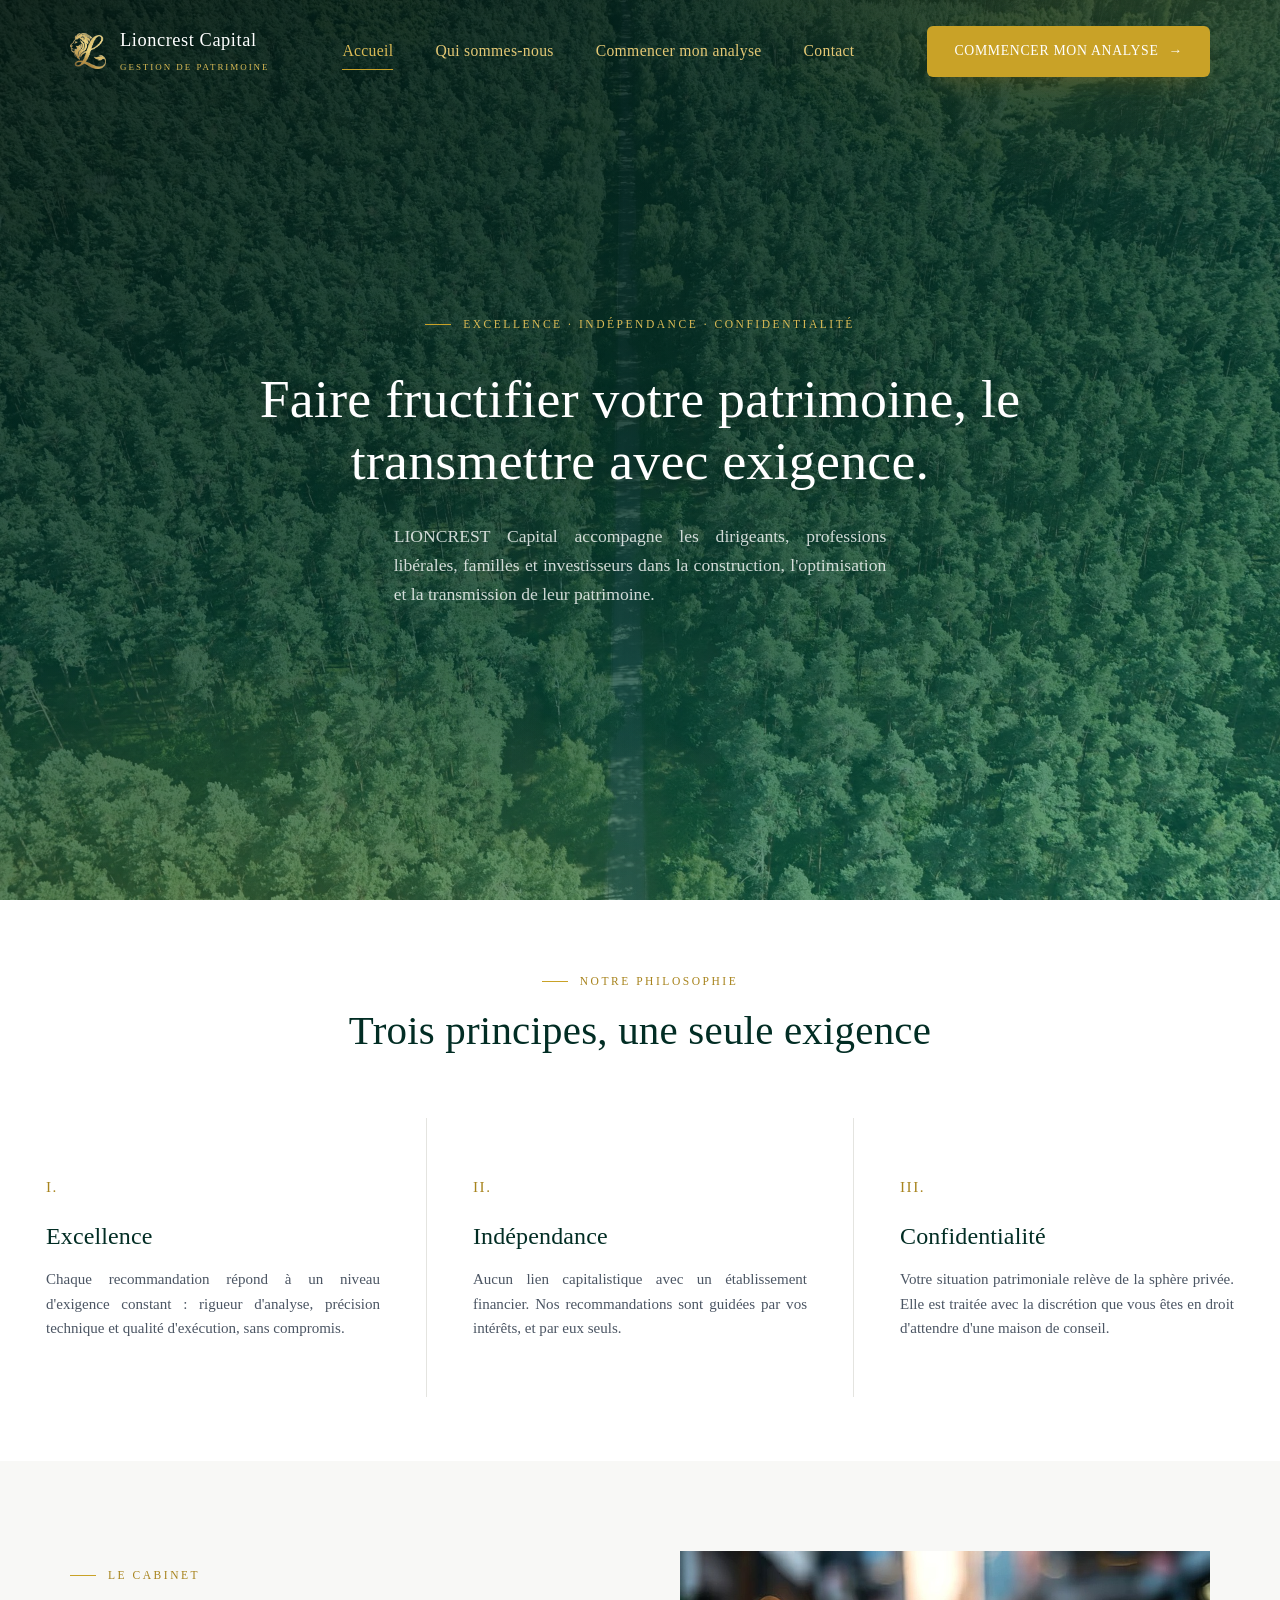
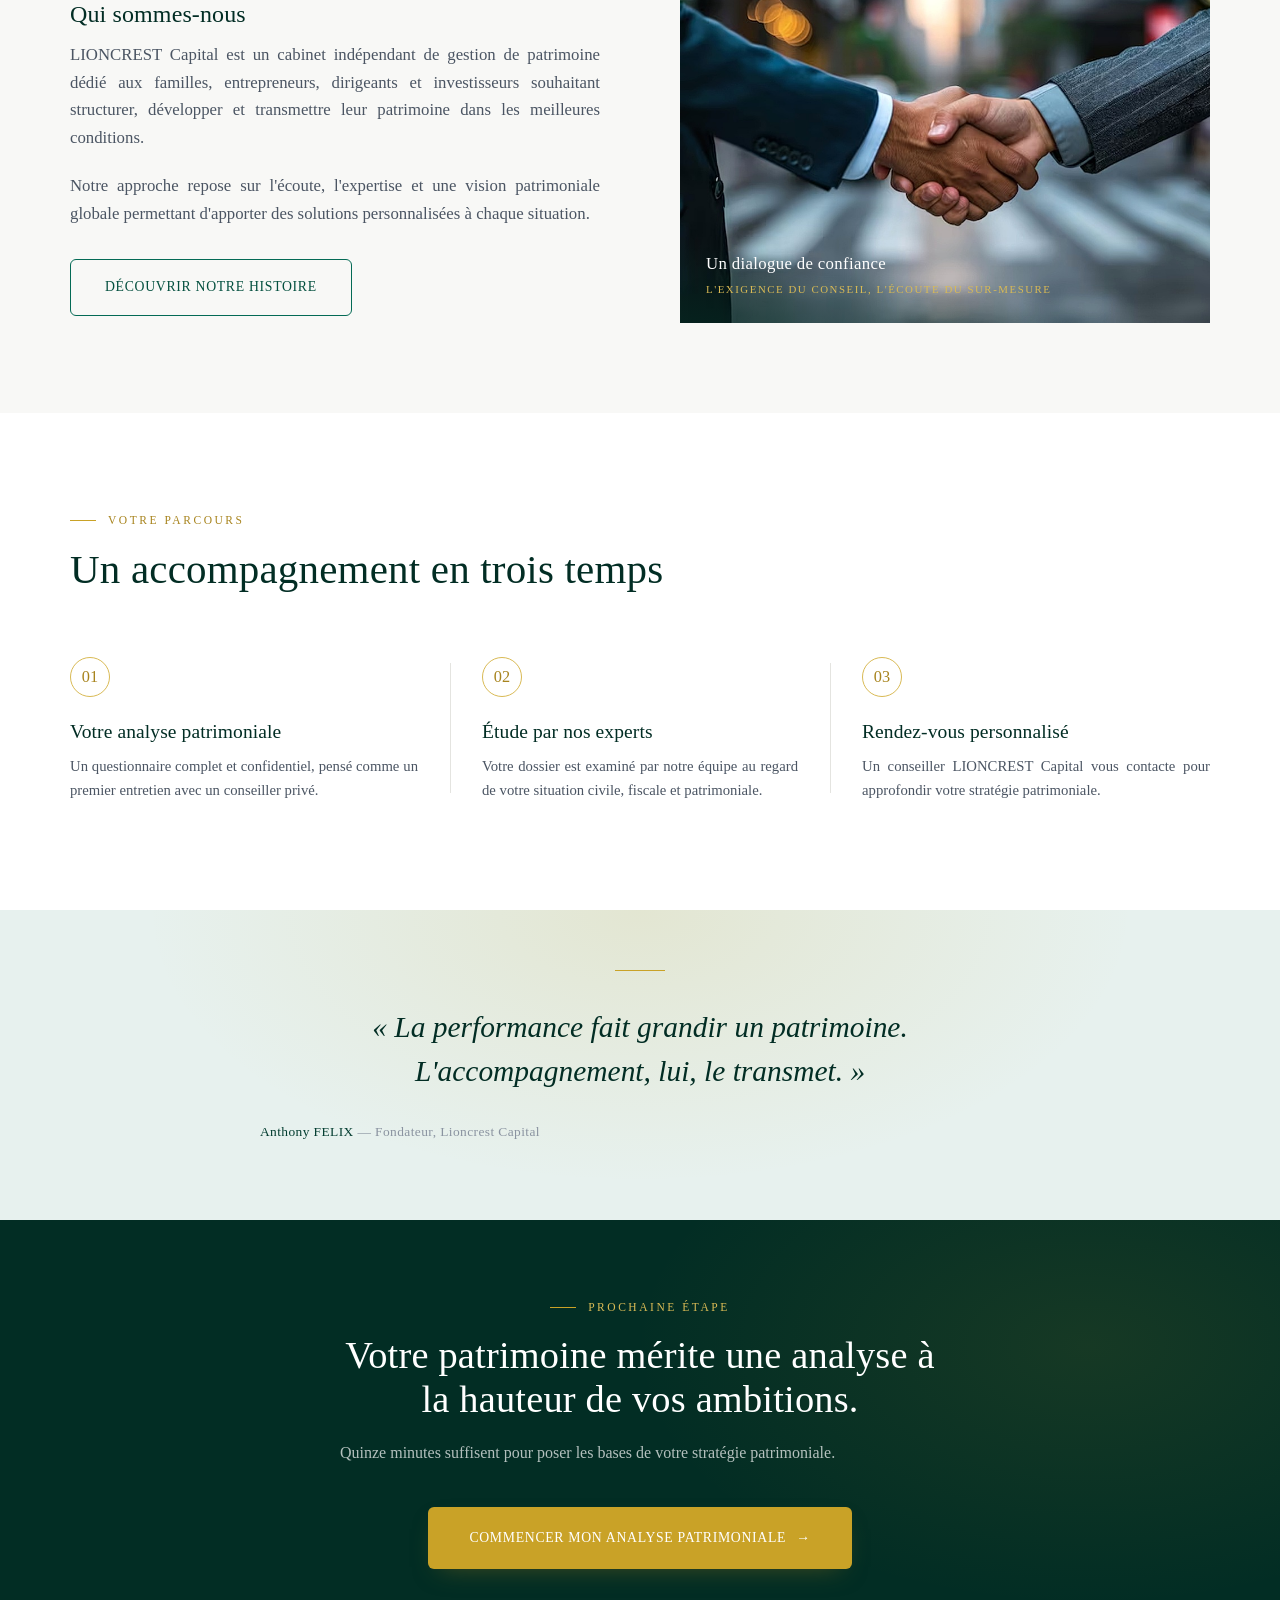
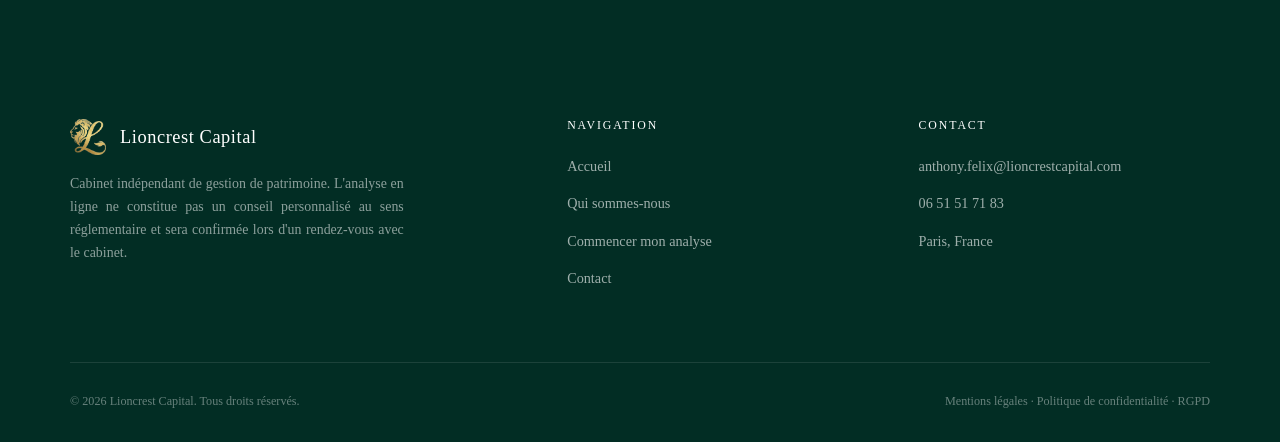
<file: index.html>
<!DOCTYPE html>
<html lang="fr">
<head>
<meta charset="UTF-8">
<meta name="viewport" content="width=device-width, initial-scale=1.0">
<title>Lioncrest Capital — Gestion de patrimoine d'excellence</title>
<meta name="description" content="LIONCREST Capital accompagne dirigeants, professions libérales, familles et investisseurs dans la construction, l'optimisation et la transmission de leur patrimoine.">
<link rel="icon" href="assets/img/logo-icon.png">
<link rel="stylesheet" href="assets/css/style.css">
</head>
<body>

<!-- ============ HEADER ============ -->
<header class="site-header">
  <div class="container nav-row">
    <a href="index.html" class="brand">
      <img src="assets/img/logo-icon.png" alt="Lioncrest Capital" class="brand-mark">
      <span>
        <span class="brand-word">Lioncrest Capital</span>
        <span class="brand-sub">Gestion de patrimoine</span>
      </span>
    </a>
    <nav class="nav-links" id="navLinks">
      <a href="index.html" class="active">Accueil</a>
      <a href="qui-sommes-nous.html">Qui sommes-nous</a>
      <a href="analyse.html">Commencer mon analyse</a>
      <a href="contact.html">Contact</a>
    </nav>
    <div class="nav-actions">
      <a href="analyse.html" class="btn btn-gold" style="padding:13px 26px;">Commencer mon analyse</a>
      <button class="nav-toggle" id="navToggle" aria-expanded="false" aria-label="Ouvrir le menu">Menu</button>
    </div>
  </div>
</header>

<!-- ============ HERO ============ -->
<section class="hero">
  <div class="hero-bg"></div>
  <div class="container">
    <div class="hero-inner">
      <div class="eyebrow on-dark">Excellence · Indépendance · Confidentialité</div>
      <h1>Faire fructifier votre patrimoine, le transmettre avec exigence.</h1>
      <p class="hero-lead">LIONCREST Capital accompagne les dirigeants, professions libérales, familles et investisseurs dans la construction, l'optimisation et la transmission de leur patrimoine.</p>
    </div>
  </div>
</section>

<!-- ============ NOTRE PHILOSOPHIE ============ -->
<section id="philosophie" class="section-tight">
  <div class="container">
    <div class="section-head center reveal">
      <div class="eyebrow" style="justify-content:center;">Notre philosophie</div>
      <h2>Trois principes, une seule exigence</h2>
    </div>
  </div>
  <div class="philo-grid">
    <div class="philo-card reveal">
      <span class="philo-num">I.</span>
      <h3>Excellence</h3>
      <p>Chaque recommandation répond à un niveau d'exigence constant : rigueur d'analyse, précision technique et qualité d'exécution, sans compromis.</p>
    </div>
    <div class="philo-card reveal reveal-delay-1">
      <span class="philo-num">II.</span>
      <h3>Indépendance</h3>
      <p>Aucun lien capitalistique avec un établissement financier. Nos recommandations sont guidées par vos intérêts, et par eux seuls.</p>
    </div>
    <div class="philo-card reveal reveal-delay-2">
      <span class="philo-num">III.</span>
      <h3>Confidentialité</h3>
      <p>Votre situation patrimoniale relève de la sphère privée. Elle est traitée avec la discrétion que vous êtes en droit d'attendre d'une maison de conseil.</p>
    </div>
  </div>
</section>

<!-- ============ QUI SOMMES-NOUS (teaser) ============ -->
<section class="section-offwhite">
  <div class="container">
    <div class="grid-2" style="align-items:center;gap:80px;">
      <div class="reveal">
        <div class="eyebrow">Le cabinet</div>
        <h2 style="margin-top:16px;">Qui sommes-nous</h2>
        <p style="font-size:1.05rem;">LIONCREST Capital est un cabinet indépendant de gestion de patrimoine dédié aux familles, entrepreneurs, dirigeants et investisseurs souhaitant structurer, développer et transmettre leur patrimoine dans les meilleures conditions.</p>
        <p style="font-size:1.05rem;">Notre approche repose sur l'écoute, l'expertise et une vision patrimoniale globale permettant d'apporter des solutions personnalisées à chaque situation.</p>
        <a href="qui-sommes-nous.html" class="btn btn-outline-dark" style="margin-top:12px;">Découvrir notre histoire</a>
      </div>
      <div class="reveal reveal-delay-1">
        <div class="photo-card">
          <img src="assets/img/poignee-de-main-portrait.jpg" alt="Poignée de main entre un conseiller et un client">
          <div class="photo-card-caption">
            <span class="name">Un dialogue de confiance</span>
            <span class="role">L'exigence du conseil, l'écoute du sur-mesure</span>
          </div>
        </div>
      </div>
    </div>
  </div>
</section>

<!-- ============ PARCOURS (séquence réelle) ============ -->
<section>
  <div class="container">
    <div class="section-head reveal">
      <div class="eyebrow">Votre parcours</div>
      <h2>Un accompagnement en trois temps</h2>
    </div>
    <div class="process">
      <div class="process-step reveal">
        <div class="process-num">01</div>
        <h3>Votre analyse patrimoniale</h3>
        <p>Un questionnaire complet et confidentiel, pensé comme un premier entretien avec un conseiller privé.</p>
      </div>
      <div class="process-step reveal reveal-delay-1">
        <div class="process-num">02</div>
        <h3>Étude par nos experts</h3>
        <p>Votre dossier est examiné par notre équipe au regard de votre situation civile, fiscale et patrimoniale.</p>
      </div>
      <div class="process-step reveal reveal-delay-2">
        <div class="process-num">03</div>
        <h3>Rendez-vous personnalisé</h3>
        <p>Un conseiller LIONCREST Capital vous contacte pour approfondir votre stratégie patrimoniale.</p>
      </div>
    </div>
  </div>
</section>

<!-- ============ CITATION ============ -->
<section class="section-quote">
  <div class="container quote-block reveal">
    <div class="quote-rule"></div>
    <blockquote>« La performance fait grandir un patrimoine. L'accompagnement, lui, le transmet. »</blockquote>
    <p class="quote-attrib"><strong>Anthony FELIX</strong> — Fondateur, Lioncrest Capital</p>
  </div>
</section>

<!-- ============ CTA ============ -->
<section class="cta-band">
  <div class="container cta-band-inner reveal">
    <div class="eyebrow on-dark" style="justify-content:center;">Prochaine étape</div>
    <h2 style="margin-top:16px;">Votre patrimoine mérite une analyse à la hauteur de vos ambitions.</h2>
    <p>Quinze minutes suffisent pour poser les bases de votre stratégie patrimoniale.</p>
    <a href="analyse.html" class="btn btn-gold btn-lg">Commencer mon analyse patrimoniale</a>
  </div>
</section>

<!-- ============ FOOTER ============ -->
<footer class="site-footer">
  <div class="container">
    <div class="footer-grid">
      <div>
        <a href="index.html" class="brand" style="margin-bottom:18px;">
          <img src="assets/img/logo-icon.png" alt="Lioncrest Capital" class="brand-mark" style="width:36px;height:36px;">
          <span class="brand-word" style="font-size:1.15rem;color:var(--white);">Lioncrest Capital</span>
        </a>
        <p style="font-size:.87rem;max-width:48ch;color:rgba(255,255,255,.55);">Cabinet indépendant de gestion de patrimoine. L'analyse en ligne ne constitue pas un conseil personnalisé au sens réglementaire et sera confirmée lors d'un rendez-vous avec le cabinet.</p>
      </div>
      <div>
        <h4>Navigation</h4>
        <ul>
          <li><a href="index.html">Accueil</a></li>
          <li><a href="qui-sommes-nous.html">Qui sommes-nous</a></li>
          <li><a href="analyse.html">Commencer mon analyse</a></li>
          <li><a href="contact.html">Contact</a></li>
        </ul>
      </div>
      <div>
        <h4>Contact</h4>
        <ul>
          <li><a href="mailto:anthony.felix@lioncrestcapital.com">anthony.felix@lioncrestcapital.com</a></li>
          <li><a href="tel:+33651517183">06 51 51 71 83</a></li>
          <li><a href="#">Paris, France</a></li>
        </ul>
      </div>
    </div>
    <div class="footer-bottom">
      <span>© 2026 Lioncrest Capital. Tous droits réservés.</span>
      <span>Mentions légales · Politique de confidentialité · RGPD</span>
    </div>
  </div>
</footer>

<script src="assets/js/main.js"></script>
</body>
</html>
</file>
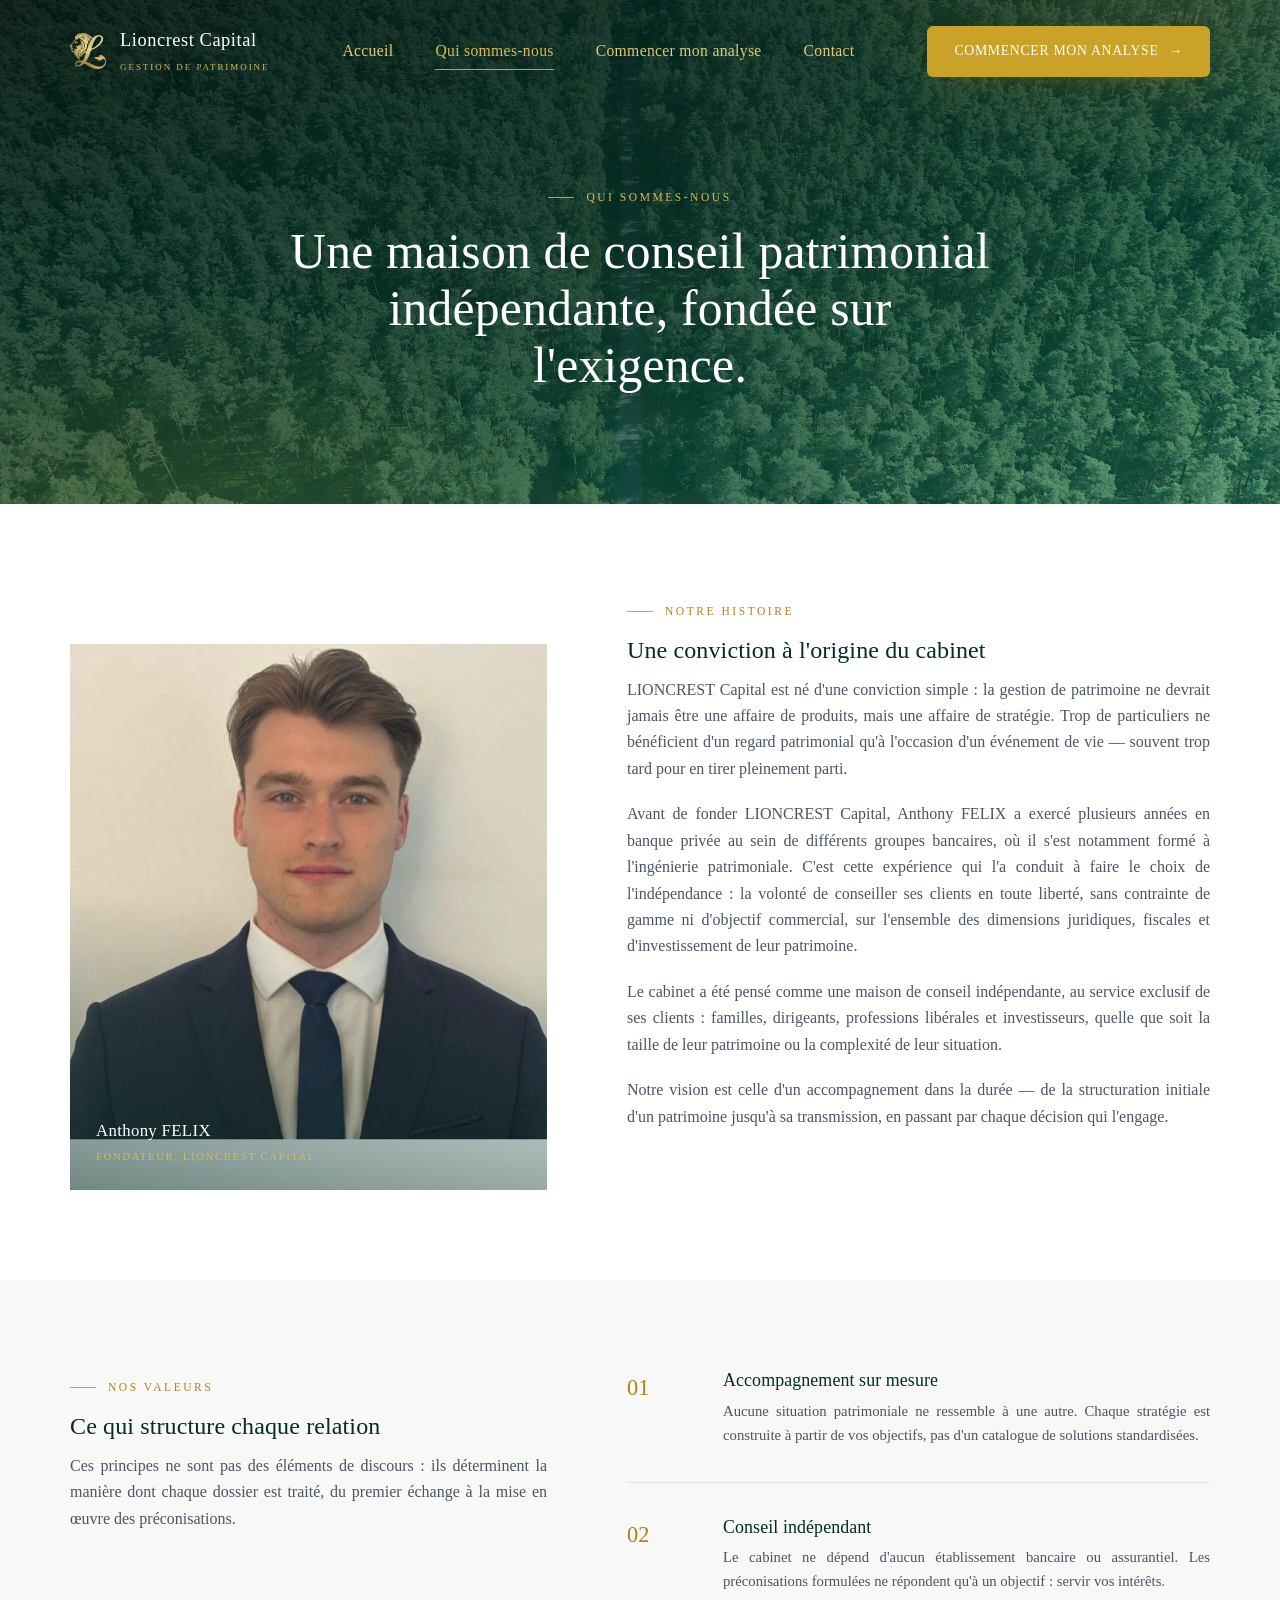
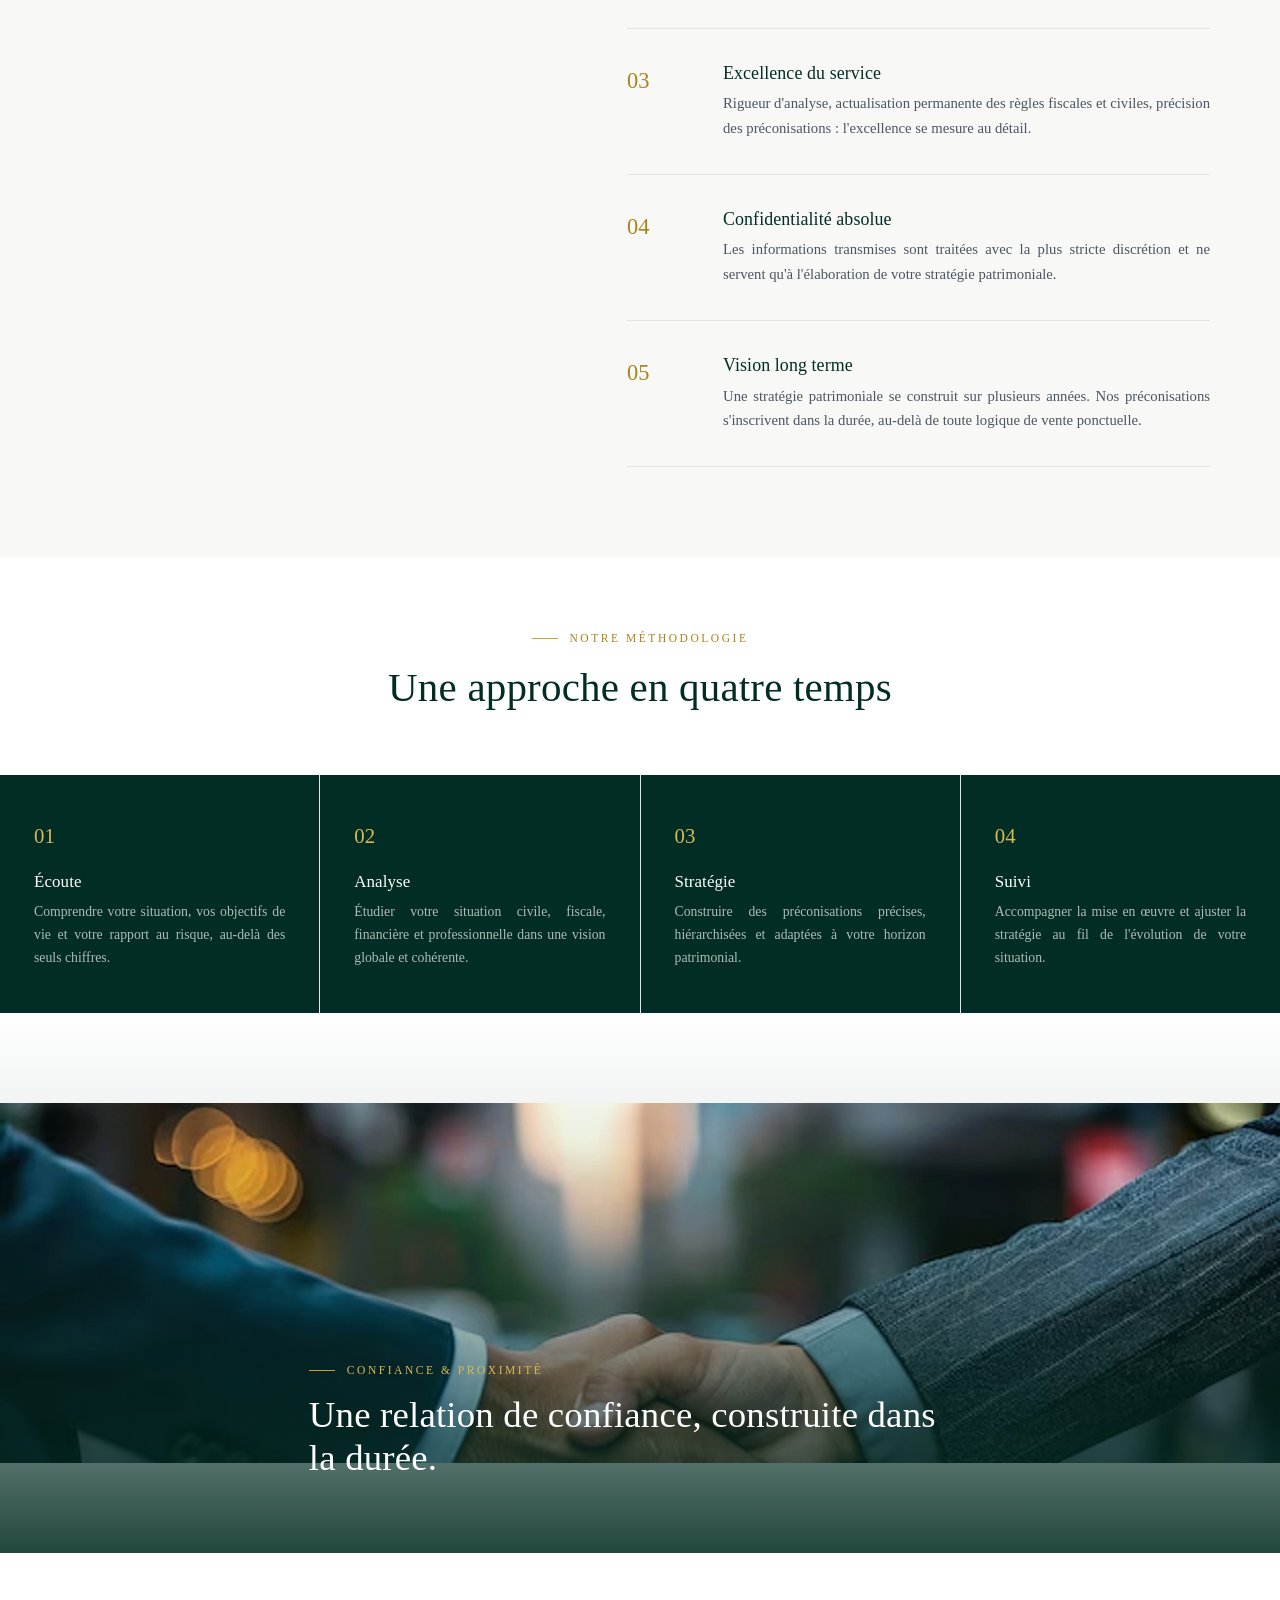
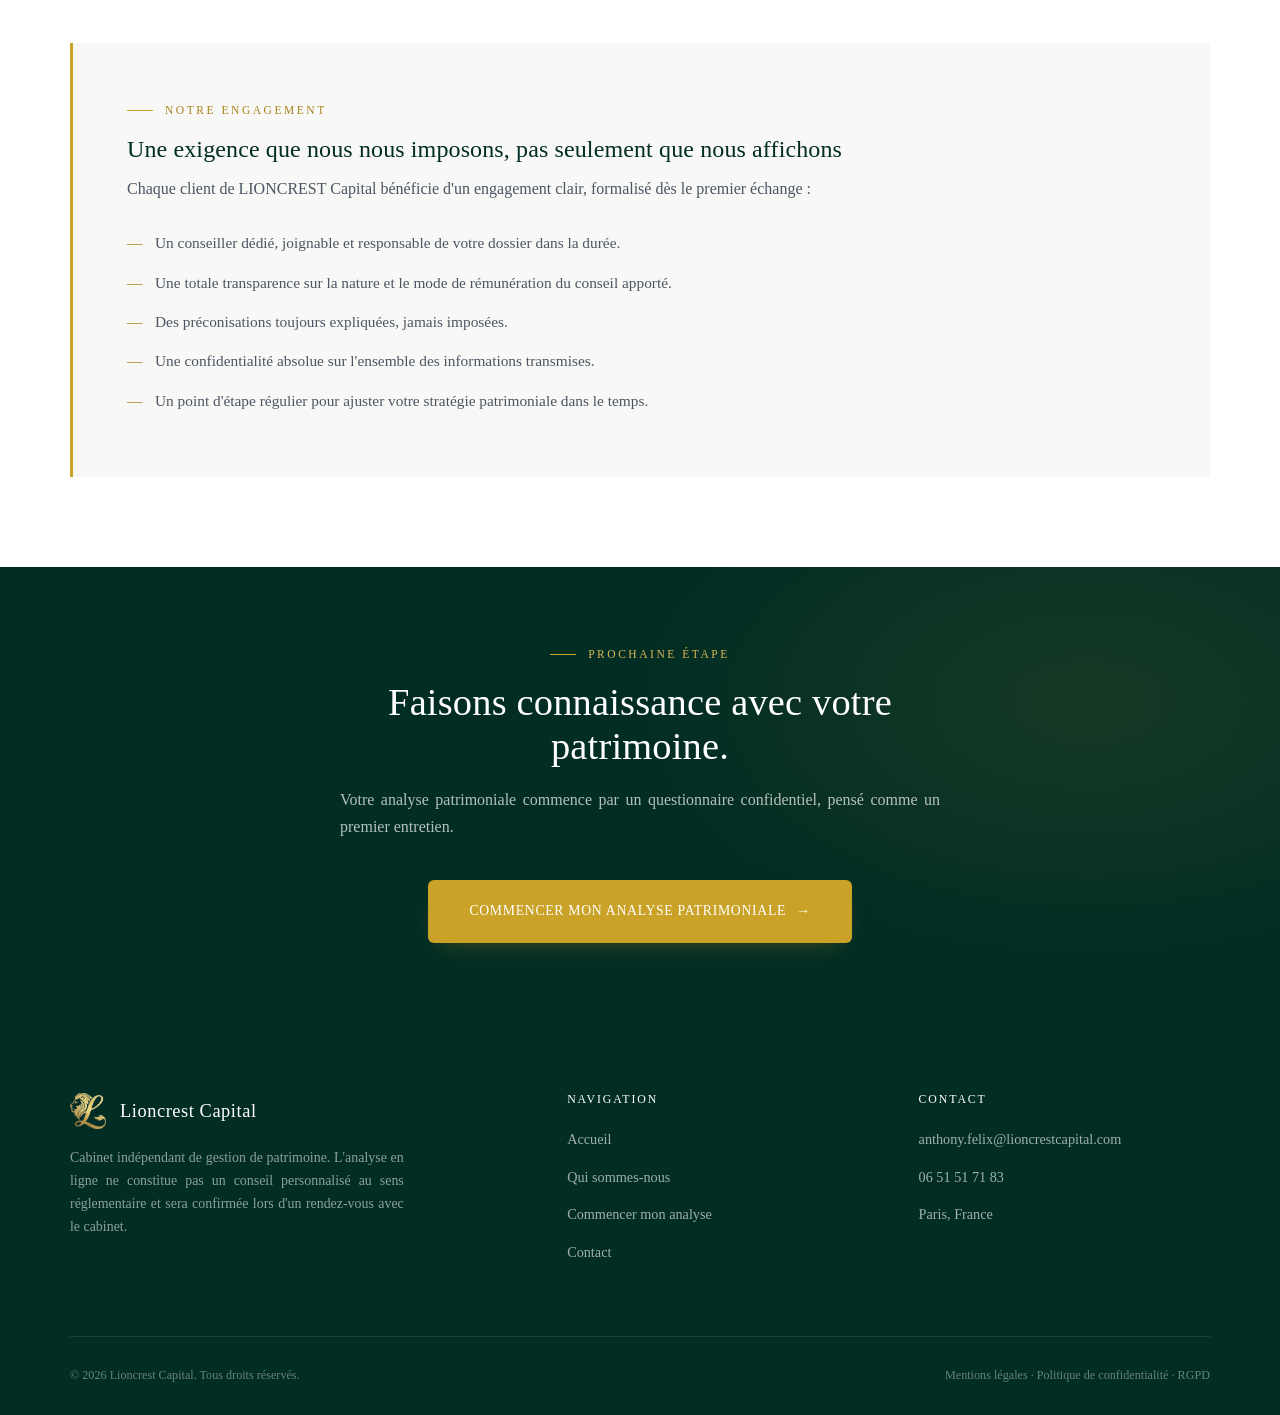
<file: qui-sommes-nous.html>
<!DOCTYPE html>
<html lang="fr">
<head>
<meta charset="UTF-8">
<meta name="viewport" content="width=device-width, initial-scale=1.0">
<title>Qui sommes-nous — Lioncrest Capital</title>
<link rel="icon" href="assets/img/logo-icon.png">
<link rel="stylesheet" href="assets/css/style.css">
<style>
  .page-hero{
    padding:180px 0 110px;
    color:var(--white);text-align:center;
  }
  .page-hero .eyebrow{justify-content:center;}
  .page-hero h1{color:var(--white);font-size:clamp(2.2rem,4vw,3.1rem);max-width:34ch;margin:16px auto 0;}

  .split{display:grid;grid-template-columns:.9fr 1.1fr;gap:80px;align-items:start;}
  @media (max-width:900px){.split{grid-template-columns:1fr;gap:44px;}}
  .split-visual{
    aspect-ratio:1/1;background:var(--emerald-900);
    display:flex;align-items:center;justify-content:center;position:relative;overflow:hidden;
  }
  .split-visual::before{content:"";position:absolute;inset:0;background:radial-gradient(circle at 70% 25%, rgba(201,162,39,.14), transparent 60%);}
  .split-visual img{width:40%;position:relative;z-index:1;}

  .values-list{display:flex;flex-direction:column;}
  .value-row{
    display:grid;grid-template-columns:70px 1fr;gap:26px;
    padding:34px 0;border-bottom:1px solid var(--line);
  }
  .value-row:first-child{padding-top:0;}
  .value-row .vn{font-family:var(--font-display);font-size:1.4rem;color:var(--gold-600);}
  .value-row h4{font-size:1.12rem;margin-bottom:8px;}
  .value-row p{font-size:.92rem;margin-bottom:0;}

  .method-grid{display:grid;grid-template-columns:repeat(4,1fr);gap:1px;background:var(--line);}
  @media (max-width:860px){.method-grid{grid-template-columns:repeat(2,1fr);}}
  .method-card{background:var(--emerald-900);color:var(--white);padding:44px 34px;}
  .method-card .mn{font-family:var(--font-display);color:var(--gold-400);font-size:1.3rem;display:block;margin-bottom:18px;}
  .method-card h4{color:var(--white);font-size:1.06rem;margin-bottom:10px;}
  .method-card p{color:rgba(255,255,255,.68);font-size:.86rem;margin-bottom:0;}

  .engagement-panel{
    background:var(--offwhite);
    border-left:3px solid var(--gold-500);
    padding:50px 54px;
  }
  @media (max-width:640px){ .engagement-panel{padding:36px 26px;} }
  .engagement-panel h2{margin-top:16px;}
  .engagement-list{margin-top:28px;}
  .engagement-list li{
    position:relative;padding-left:28px;margin-bottom:14px;font-size:.96rem;color:var(--ink-soft);
  }
  .engagement-list li::before{content:"—";position:absolute;left:0;color:var(--gold-600);}

  .banner-photo{position:relative;height:60vh;min-height:420px;max-height:640px;overflow:hidden;}
  .banner-photo img{width:100%;height:100%;object-fit:cover;object-position:center 35%;display:block;}
  .banner-photo-overlay{
    position:absolute;inset:0;display:flex;align-items:flex-end;
    background:linear-gradient(0deg, rgba(2,45,36,.88) 0%, rgba(2,45,36,.35) 45%, rgba(2,45,36,.08) 75%, transparent 100%);
    padding-bottom:56px;
  }
  .banner-photo-overlay h2{color:var(--white);font-size:clamp(1.6rem,3vw,2.3rem);margin-top:14px;max-width:36ch;}
  @media (max-width:640px){ .banner-photo{height:70vh;} }
</style>
</head>
<body>

<header class="site-header">
  <div class="container nav-row">
    <a href="index.html" class="brand">
      <img src="assets/img/logo-icon.png" alt="Lioncrest Capital" class="brand-mark">
      <span>
        <span class="brand-word">Lioncrest Capital</span>
        <span class="brand-sub">Gestion de patrimoine</span>
      </span>
    </a>
    <nav class="nav-links" id="navLinks">
      <a href="index.html">Accueil</a>
      <a href="qui-sommes-nous.html" class="active">Qui sommes-nous</a>
      <a href="analyse.html">Commencer mon analyse</a>
      <a href="contact.html">Contact</a>
    </nav>
    <div class="nav-actions">
      <a href="analyse.html" class="btn btn-gold" style="padding:13px 26px;">Commencer mon analyse</a>
      <button class="nav-toggle" id="navToggle" aria-expanded="false" aria-label="Ouvrir le menu">Menu</button>
    </div>
  </div>
</header>

<section class="page-hero">
  <div class="hero-bg"></div>
  <div class="container-narrow">
    <div class="eyebrow on-dark">Qui sommes-nous</div>
    <h1>Une maison de conseil patrimonial indépendante, fondée sur l'exigence.</h1>
  </div>
</section>

<!-- ============ HISTOIRE ============ -->
<section>
  <div class="container">
    <div class="split">
      <div class="duotone-photo reveal">
        <img src="assets/img/anthony-felix.jpg" alt="Anthony FELIX, fondateur de Lioncrest Capital">
        <div class="duotone-caption">
          <span class="name">Anthony FELIX</span>
          <span class="role">Fondateur, Lioncrest Capital</span>
        </div>
      </div>
      <div class="reveal reveal-delay-1">
        <div class="eyebrow">Notre histoire</div>
        <h2 style="margin-top:16px;">Une conviction à l'origine du cabinet</h2>
        <p>LIONCREST Capital est né d'une conviction simple : la gestion de patrimoine ne devrait jamais être une affaire de produits, mais une affaire de stratégie. Trop de particuliers ne bénéficient d'un regard patrimonial qu'à l'occasion d'un événement de vie — souvent trop tard pour en tirer pleinement parti.</p>
        <p>Avant de fonder LIONCREST Capital, Anthony FELIX a exercé plusieurs années en banque privée au sein de différents groupes bancaires, où il s'est notamment formé à l'ingénierie patrimoniale. C'est cette expérience qui l'a conduit à faire le choix de l'indépendance : la volonté de conseiller ses clients en toute liberté, sans contrainte de gamme ni d'objectif commercial, sur l'ensemble des dimensions juridiques, fiscales et d'investissement de leur patrimoine.</p>
        <p>Le cabinet a été pensé comme une maison de conseil indépendante, au service exclusif de ses clients : familles, dirigeants, professions libérales et investisseurs, quelle que soit la taille de leur patrimoine ou la complexité de leur situation.</p>
        <p>Notre vision est celle d'un accompagnement dans la durée — de la structuration initiale d'un patrimoine jusqu'à sa transmission, en passant par chaque décision qui l'engage.</p>
      </div>
    </div>
  </div>
</section>

<!-- ============ VALEURS ============ -->
<section class="section-offwhite">
  <div class="container">
    <div class="split">
      <div class="reveal">
        <div class="eyebrow">Nos valeurs</div>
        <h2 style="margin-top:16px;">Ce qui structure chaque relation</h2>
        <p>Ces principes ne sont pas des éléments de discours : ils déterminent la manière dont chaque dossier est traité, du premier échange à la mise en œuvre des préconisations.</p>
      </div>
      <div class="values-list reveal reveal-delay-1">
        <div class="value-row">
          <span class="vn">01</span>
          <div><h4>Accompagnement sur mesure</h4><p>Aucune situation patrimoniale ne ressemble à une autre. Chaque stratégie est construite à partir de vos objectifs, pas d'un catalogue de solutions standardisées.</p></div>
        </div>
        <div class="value-row">
          <span class="vn">02</span>
          <div><h4>Conseil indépendant</h4><p>Le cabinet ne dépend d'aucun établissement bancaire ou assurantiel. Les préconisations formulées ne répondent qu'à un objectif : servir vos intérêts.</p></div>
        </div>
        <div class="value-row">
          <span class="vn">03</span>
          <div><h4>Excellence du service</h4><p>Rigueur d'analyse, actualisation permanente des règles fiscales et civiles, précision des préconisations : l'excellence se mesure au détail.</p></div>
        </div>
        <div class="value-row">
          <span class="vn">04</span>
          <div><h4>Confidentialité absolue</h4><p>Les informations transmises sont traitées avec la plus stricte discrétion et ne servent qu'à l'élaboration de votre stratégie patrimoniale.</p></div>
        </div>
        <div class="value-row">
          <span class="vn">05</span>
          <div><h4>Vision long terme</h4><p>Une stratégie patrimoniale se construit sur plusieurs années. Nos préconisations s'inscrivent dans la durée, au-delà de toute logique de vente ponctuelle.</p></div>
        </div>
      </div>
    </div>
  </div>
</section>

<!-- ============ METHODOLOGIE ============ -->
<section class="section-tight" style="padding-bottom:0;">
  <div class="container">
    <div class="section-head center reveal">
      <div class="eyebrow" style="justify-content:center;">Notre méthodologie</div>
      <h2>Une approche en quatre temps</h2>
    </div>
  </div>
  <div class="method-grid">
    <div class="method-card reveal"><span class="mn">01</span><h4>Écoute</h4><p>Comprendre votre situation, vos objectifs de vie et votre rapport au risque, au-delà des seuls chiffres.</p></div>
    <div class="method-card reveal reveal-delay-1"><span class="mn">02</span><h4>Analyse</h4><p>Étudier votre situation civile, fiscale, financière et professionnelle dans une vision globale et cohérente.</p></div>
    <div class="method-card reveal reveal-delay-2"><span class="mn">03</span><h4>Stratégie</h4><p>Construire des préconisations précises, hiérarchisées et adaptées à votre horizon patrimonial.</p></div>
    <div class="method-card reveal reveal-delay-3"><span class="mn">04</span><h4>Suivi</h4><p>Accompagner la mise en œuvre et ajuster la stratégie au fil de l'évolution de votre situation.</p></div>
  </div>
</section>

<!-- ============ BANNIERE PHOTO ============ -->
<section class="banner-photo reveal">
  <img src="assets/img/poignee-de-main.jpg" alt="Poignée de main entre un conseiller et un client">
  <div class="banner-photo-overlay">
    <div class="container">
      <div class="eyebrow on-dark">Confiance &amp; proximité</div>
      <h2>Une relation de confiance, construite dans la durée.</h2>
    </div>
  </div>
</section>

<!-- ============ NOTRE ENGAGEMENT ============ -->
<section>
  <div class="container">
    <div class="engagement-panel reveal">
      <div class="eyebrow">Notre engagement</div>
      <h2>Une exigence que nous nous imposons, pas seulement que nous affichons</h2>
      <p>Chaque client de LIONCREST Capital bénéficie d'un engagement clair, formalisé dès le premier échange :</p>
      <ul class="engagement-list">
        <li>Un conseiller dédié, joignable et responsable de votre dossier dans la durée.</li>
        <li>Une totale transparence sur la nature et le mode de rémunération du conseil apporté.</li>
        <li>Des préconisations toujours expliquées, jamais imposées.</li>
        <li>Une confidentialité absolue sur l'ensemble des informations transmises.</li>
        <li>Un point d'étape régulier pour ajuster votre stratégie patrimoniale dans le temps.</li>
      </ul>
    </div>
  </div>
</section>

<!-- ============ CTA ============ -->
<section class="cta-band">
  <div class="container cta-band-inner reveal">
    <div class="eyebrow on-dark" style="justify-content:center;">Prochaine étape</div>
    <h2 style="margin-top:16px;">Faisons connaissance avec votre patrimoine.</h2>
    <p>Votre analyse patrimoniale commence par un questionnaire confidentiel, pensé comme un premier entretien.</p>
    <a href="analyse.html" class="btn btn-gold btn-lg">Commencer mon analyse patrimoniale</a>
  </div>
</section>

<footer class="site-footer">
  <div class="container">
    <div class="footer-grid">
      <div>
        <a href="index.html" class="brand" style="margin-bottom:18px;">
          <img src="assets/img/logo-icon.png" alt="Lioncrest Capital" class="brand-mark" style="width:36px;height:36px;">
          <span class="brand-word" style="font-size:1.15rem;color:var(--white);">Lioncrest Capital</span>
        </a>
        <p style="font-size:.87rem;max-width:48ch;color:rgba(255,255,255,.55);">Cabinet indépendant de gestion de patrimoine. L'analyse en ligne ne constitue pas un conseil personnalisé au sens réglementaire et sera confirmée lors d'un rendez-vous avec le cabinet.</p>
      </div>
      <div>
        <h4>Navigation</h4>
        <ul>
          <li><a href="index.html">Accueil</a></li>
          <li><a href="qui-sommes-nous.html">Qui sommes-nous</a></li>
          <li><a href="analyse.html">Commencer mon analyse</a></li>
          <li><a href="contact.html">Contact</a></li>
        </ul>
      </div>
      <div>
        <h4>Contact</h4>
        <ul>
          <li><a href="mailto:anthony.felix@lioncrestcapital.com">anthony.felix@lioncrestcapital.com</a></li>
          <li><a href="tel:+33651517183">06 51 51 71 83</a></li>
          <li><a href="#">Paris, France</a></li>
        </ul>
      </div>
    </div>
    <div class="footer-bottom">
      <span>© 2026 Lioncrest Capital. Tous droits réservés.</span>
      <span>Mentions légales · Politique de confidentialité · RGPD</span>
    </div>
  </div>
</footer>

<script src="assets/js/main.js"></script>
</body>
</html>
</file>
<file: assets/css/style.css>
/* ==========================================================================
   LIONCREST CAPITAL — Design system premium
   Palette : Vert émeraude (#046A55) dominant, Or (#C9A227) en accent subtil,
   Blanc pur, Gris anthracite (#1F2937).
   Typographie du site : Times New Roman (demande client).
   Le PDF (dossier client) utilise Century Gothic — voir wizard.css, section impression.
   ========================================================================== */

:root{
  /* --- Couleurs de marque --- */
  --emerald-900:#022D24;
  --emerald-800:#033D30;
  --emerald-700:#04503F;
  --emerald-600:#046A55;   /* couleur dominante */
  --emerald-500:#0C7F67;
  --emerald-100:#E7F1EE;

  --gold-700:#8F721C;
  --gold-600:#A8841E;
  --gold-500:#C9A227;      /* accent, avec parcimonie */
  --gold-400:#D9BA55;
  --gold-200:#EEDFAF;

  --white:#FFFFFF;
  --offwhite:#F8F8F6;
  --ink:#1F2937;           /* gris anthracite */
  --ink-soft:#4B5563;
  --stone:#8A93A0;
  --line:#E4E4E0;

  --font-display:'Times New Roman', Times, serif;
  --font-body:'Times New Roman', Times, serif;

  --shadow-card:0 20px 50px -22px rgba(2,45,36,.16);
  --shadow-hover:0 28px 60px -20px rgba(2,45,36,.24);
  --ease:cubic-bezier(.22,.61,.36,1);
}

*,*::before,*::after{box-sizing:border-box;}
html{scroll-behavior:smooth;overflow-x:hidden;}
body{
  margin:0;
  overflow-x:hidden;
  font-family:var(--font-body);
  color:var(--ink);
  background:var(--white);
  -webkit-font-smoothing:antialiased;
  line-height:1.65;
}
img{max-width:100%;display:block;}
a{color:inherit;text-decoration:none;}
h1,h2,h3,h4{
  font-family:var(--font-display);
  font-weight:400;
  color:var(--emerald-900);
  margin:0 0 .5em;
  letter-spacing:.005em;
  line-height:1.15;
}
p{margin:0 0 1.2em;color:var(--ink-soft);text-align:justify;text-justify:inter-word;}
ul{margin:0;padding:0;list-style:none;}
button{font-family:inherit;cursor:pointer;}
strong,b{font-weight:400;}
input,select,textarea{font-family:inherit;font-size:1rem;}
:focus-visible{outline:2px solid var(--gold-500);outline-offset:3px;}

.container{max-width:1220px;margin:0 auto;padding:0 40px;}
@media (max-width:640px){ .container{padding:0 22px;} }
.container-narrow{max-width:800px;margin:0 auto;padding:0 40px;}
@media (max-width:640px){ .container-narrow{padding:0 22px;} }

.eyebrow{
  display:inline-flex;align-items:center;gap:12px;
  font-size:.72rem;font-weight:400;letter-spacing:.22em;text-transform:uppercase;
  color:var(--gold-600);
}
.eyebrow::before{content:"";width:26px;height:1px;background:var(--gold-500);}
.eyebrow.on-dark{color:var(--gold-300,#D9BA55);}

/* ---------- Animations d'apparition au scroll ---------- */
.reveal{
  opacity:0;
  transform:translateY(26px);
  transition:opacity .9s var(--ease), transform .9s var(--ease);
}
.reveal.is-visible{opacity:1;transform:translateY(0);}
.reveal-delay-1{transition-delay:.1s;}
.reveal-delay-2{transition-delay:.2s;}
.reveal-delay-3{transition-delay:.3s;}
@media (prefers-reduced-motion:reduce){
  .reveal{opacity:1;transform:none;transition:none;}
}

/* ---------- Boutons ---------- */
.btn{
  display:inline-flex;align-items:center;justify-content:center;gap:10px;
  padding:16px 34px;
  border-radius:6px;
  font-family:var(--font-body);
  font-weight:400;font-size:.86rem;letter-spacing:.05em;text-transform:uppercase;
  border:1px solid transparent;
  transition:transform .4s var(--ease), box-shadow .4s var(--ease), background .3s var(--ease), color .3s var(--ease), border-color .3s var(--ease);
  white-space:nowrap;
  text-align:center;
}
@media (max-width:480px){
  .btn{white-space:normal;}
}
.btn-primary{
  background:var(--emerald-600);
  color:var(--white);
}
.btn-primary:hover{background:var(--emerald-700);transform:translateY(-1px);box-shadow:0 14px 30px -12px rgba(4,106,85,.45);}
.btn-gold{
  background:var(--gold-500);
  color:var(--white);
  font-weight:400;
  border-color:transparent;
  box-shadow:0 10px 26px -12px rgba(143,114,28,.5);
}
.btn-gold::after{content:"→";transition:transform .35s var(--ease);}
.btn-gold:hover{
  background:var(--gold-600);
  transform:translateY(-2px);
  box-shadow:0 18px 36px -12px rgba(143,114,28,.6);
}
.btn-gold:hover::after{transform:translateX(4px);}
.btn-outline{
  background:transparent;border-color:rgba(255,255,255,.4);color:var(--white);
}
.btn-outline:hover{border-color:var(--gold-400);color:var(--gold-200);}
.btn-outline-dark{
  background:transparent;border-color:var(--emerald-600);color:var(--emerald-700);
}
.btn-outline-dark:hover{background:var(--emerald-600);color:var(--white);}
.btn-ghost{background:transparent;color:var(--emerald-700);padding:16px 6px;font-weight:400;font-size:.86rem;letter-spacing:.03em;text-transform:none;}
.btn-ghost:hover{color:var(--gold-700);}
.btn[disabled]{opacity:.45;cursor:not-allowed;transform:none;box-shadow:none;}
.btn-block{width:100%;}
.btn-lg{padding:19px 40px;}

/* ---------- Navigation ---------- */
.site-header{
  position:fixed;top:0;left:0;right:0;z-index:100;
  padding:26px 0;
  transition:background .4s var(--ease), padding .4s var(--ease), box-shadow .4s var(--ease);
}
.site-header.is-solid{
  background:rgba(255,255,255,.97);
  backdrop-filter:blur(10px);
  padding:16px 0;
  box-shadow:0 2px 24px rgba(2,45,36,.07);
}
.nav-row{display:flex;align-items:center;justify-content:space-between;gap:24px;}
.brand{display:flex;align-items:center;gap:14px;}
.brand-mark{width:36px;height:36px;flex-shrink:0;object-fit:contain;}
.brand-word{
  font-family:var(--font-display);font-size:1.15rem;font-weight:400;
  color:var(--white);letter-spacing:.03em;line-height:1;
  transition:color .4s var(--ease);
}
.is-solid .brand-word{color:var(--emerald-900);}
.brand-sub{
  display:block;font-family:var(--font-body);font-size:.56rem;letter-spacing:.22em;text-transform:uppercase;
  color:var(--gold-400);margin-top:5px;transition:color .4s var(--ease);
}
.is-solid .brand-sub{color:var(--gold-600);}

.nav-links{display:flex;align-items:center;gap:42px;}
.nav-links a{
  font-size:.98rem;font-weight:400;letter-spacing:.02em;
  color:var(--gold-300,#E4C875);position:relative;padding:4px 0;
  transition:color .4s var(--ease);
}
.is-solid .nav-links a{color:var(--gold-700);}
.nav-links a::after{content:"";position:absolute;left:0;right:100%;bottom:-2px;height:1px;background:var(--gold-500);transition:right .35s var(--ease);}
.nav-links a:hover{color:var(--gold-200,#F0E0B0);}
.is-solid .nav-links a:hover{color:var(--gold-600);}
.nav-links a:hover::after,.nav-links a.active::after{right:0;}
.nav-links a.active{color:var(--gold-400);}
.is-solid .nav-links a.active{color:var(--gold-600);}
.nav-actions{display:flex;align-items:center;gap:18px;}
.nav-toggle{display:none;background:none;border:0;color:var(--white);font-size:.8rem;font-weight:400;letter-spacing:.05em;}
.is-solid .nav-toggle{color:var(--ink);}

@media (max-width:960px){
  .nav-links{
    position:fixed;inset:0 0 0 auto;width:82%;max-width:360px;
    background:var(--emerald-900);
    flex-direction:column;align-items:flex-start;
    padding:120px 38px 40px;gap:30px;
    transform:translateX(100%);transition:transform .5s var(--ease);
    box-shadow:-24px 0 70px rgba(0,0,0,.3);
  }
  .nav-links.is-open{transform:translateX(0);}
  .nav-links a{color:var(--gold-300,#E4C875) !important;}
  .nav-actions .btn{display:none;}
  .nav-toggle{display:flex;z-index:120;}
}

/* ---------- Hero plein écran ---------- */
.hero{
  position:relative;min-height:100vh;
  display:flex;align-items:center;
  background:#011611;
  color:var(--white);
  overflow:hidden;
  padding:150px 0 90px;
}
.hero-bg{
  position:absolute;inset:0;z-index:0;
  background-image:url('../img/hero-forest-path.jpg');
  background-size:cover;background-position:center;
  animation:heroKenBurns 16s ease-in-out infinite alternate;
  will-change:transform;
}
.hero-bg::after{
  content:"";position:absolute;inset:0;
  background:
    radial-gradient(1100px 680px at 50% 38%, rgba(1,22,17,.24), transparent 70%),
    linear-gradient(160deg, rgba(1,22,17,.90) 0%, rgba(2,45,36,.82) 30%, rgba(4,80,63,.68) 68%, rgba(12,127,103,.5) 100%);
}
.hero::after{
  content:"";position:absolute;inset:0;z-index:1;
  background:
    radial-gradient(1000px 560px at 18% 108%, rgba(201,162,39,.22), transparent 62%),
    radial-gradient(760px 460px at 88% -8%, rgba(201,162,39,.18), transparent 60%);
  pointer-events:none;
  animation:pulseGlow 9s ease-in-out infinite;
}
@keyframes pulseGlow{ 0%,100%{opacity:.65;} 50%{opacity:1;} }
@keyframes heroKenBurns{ 0%{transform:scale(1);} 100%{transform:scale(1.14);} }
@media (prefers-reduced-motion:reduce){
  .hero::after,.hero-bg,.page-hero::after,.intro-hero::after{animation:none !important;}
}
.hero-inner{position:relative;z-index:2;max-width:820px;margin:0 auto;text-align:center;}

/* ---------- Bandeaux "page hero" secondaires (Qui sommes-nous, Contact, Analyse) ---------- */
.page-hero,.intro-hero{
  position:relative;overflow:hidden;
  background:#011611;
}
.page-hero::after,.intro-hero::after{
  content:"";position:absolute;inset:0;z-index:1;
  background:
    radial-gradient(800px 460px at 12% 115%, rgba(201,162,39,.20), transparent 62%),
    radial-gradient(620px 380px at 90% -10%, rgba(201,162,39,.16), transparent 60%);
  pointer-events:none;
  animation:pulseGlow 9s ease-in-out infinite;
}
.page-hero .container-narrow,.intro-hero .container-narrow{position:relative;z-index:2;}
.hero-inner .eyebrow{justify-content:center;margin-bottom:34px;}
.hero h1{
  color:var(--white);
  font-size:clamp(2.2rem,4.2vw,3.4rem);
  line-height:1.16;font-weight:400;
  margin-bottom:30px;
  text-shadow:0 2px 24px rgba(1,22,17,.35);
}
.hero-lead{
  color:rgba(255,255,255,.8);
  font-size:1.1rem;max-width:56ch;margin:0 auto 44px;
}
.hero-actions{display:flex;flex-wrap:wrap;gap:18px;justify-content:center;}
.hero-scroll{
  position:absolute;bottom:38px;left:50%;transform:translateX(-50%);
  display:flex;flex-direction:column;align-items:center;gap:10px;
  color:rgba(255,255,255,.5);font-size:.68rem;letter-spacing:.18em;text-transform:uppercase;
  z-index:2;
}
.hero-scroll .stem{width:1px;height:34px;background:linear-gradient(var(--gold-400),transparent);}

/* ---------- Sections ---------- */
section{padding:90px 0;}
.section-tight{padding:64px 0;}
.section-head{max-width:660px;margin-bottom:64px;}
.section-head.center{margin-left:auto;margin-right:auto;text-align:center;}
.section-head h2{font-size:clamp(2rem,3.2vw,2.6rem);margin-top:16px;}
.section-dark{background:var(--emerald-900);color:var(--white);}
.section-dark h2,.section-dark h3,.section-dark h4{color:var(--white);}
.section-dark p{color:rgba(255,255,255,.72);}
.section-offwhite{background:var(--offwhite);}

/* ---------- Philosophie (3 blocs) ---------- */
.philo-grid{display:grid;grid-template-columns:repeat(3,1fr);gap:1px;background:var(--line);}
@media (max-width:860px){.philo-grid{grid-template-columns:1fr;}}
.philo-card{
  background:var(--white);
  padding:56px 46px;
  transition:background .4s var(--ease);
}
.philo-card:hover{background:var(--offwhite);}
.philo-num{
  font-family:var(--font-display);font-size:.95rem;color:var(--gold-600);
  letter-spacing:.1em;margin-bottom:24px;display:block;
}
.philo-card h3{font-size:1.5rem;margin-bottom:16px;}
.philo-card p{font-size:.94rem;margin-bottom:0;}

/* ---------- Cartes génériques ---------- */
.grid-3{display:grid;grid-template-columns:repeat(3,1fr);gap:36px;}
.grid-2{display:grid;grid-template-columns:repeat(2,1fr);gap:36px;}
@media (max-width:900px){.grid-3,.grid-2{grid-template-columns:1fr;}}
.info-card{
  background:var(--white);border:1px solid var(--line);
  padding:40px 36px;
  transition:transform .4s var(--ease), box-shadow .4s var(--ease), border-color .4s var(--ease);
}
.info-card:hover{transform:translateY(-6px);box-shadow:var(--shadow-hover);border-color:var(--gold-400);}
.info-card .ic{width:38px;height:38px;margin-bottom:24px;}
.info-card .ic path,.info-card .ic circle,.info-card .ic line,.info-card .ic rect{stroke:var(--gold-600);fill:none;stroke-width:1.1;}
.info-card h3{font-size:1.28rem;margin-bottom:12px;}
.info-card p{font-size:.93rem;margin-bottom:0;}

/* ---------- Processus (séquence) ---------- */
.process{display:grid;grid-template-columns:repeat(3,1fr);gap:0;}
@media (max-width:900px){.process{grid-template-columns:1fr;gap:48px;}}
.process-step{padding:0 32px;position:relative;}
.process-step:first-child{padding-left:0;}
.process-step:last-child{padding-right:0;}
.process-step:not(:last-child)::after{content:"";position:absolute;top:6px;right:-1px;width:1px;height:130px;background:var(--line);}
@media (max-width:900px){.process-step:not(:last-child)::after{display:none;}}
.process-num{
  font-family:var(--font-display);font-size:1.02rem;font-weight:400;color:var(--gold-600);
  border:1px solid var(--gold-400);width:40px;height:40px;border-radius:50%;
  display:flex;align-items:center;justify-content:center;margin-bottom:24px;
}
.process-step h3{font-size:1.22rem;margin-bottom:10px;}
.process-step p{font-size:.92rem;}

/* ---------- CTA band ---------- */
.cta-band{background:var(--emerald-900);padding:70px 0;position:relative;overflow:hidden;}
.cta-band::before{content:"";position:absolute;inset:0;background:radial-gradient(700px 400px at 85% 30%, rgba(201,162,39,.10), transparent 65%);}
.cta-band-inner{position:relative;z-index:1;text-align:center;max-width:680px;margin:0 auto;}
.cta-band h2{color:var(--white);font-size:clamp(1.8rem,3vw,2.5rem);}
.cta-band p{color:rgba(255,255,255,.7);margin-bottom:40px;}

/* ---------- Citation ---------- */
.section-quote{position:relative;overflow:hidden;background:var(--emerald-100);padding:60px 0;}
.section-quote::before{
  content:"";position:absolute;inset:0;
  background:radial-gradient(760px 420px at 50% 0%, rgba(201,162,39,.14), transparent 65%);
  pointer-events:none;
}
.quote-block{position:relative;max-width:840px;margin:0 auto;text-align:center;}
.quote-block blockquote{
  font-family:var(--font-display);font-style:italic;font-weight:400;
  font-size:clamp(1.4rem,2.3vw,1.85rem);color:var(--emerald-900);line-height:1.5;margin:0 0 28px;
}
.quote-attrib{font-size:.84rem;color:var(--stone);letter-spacing:.03em;}
.quote-attrib strong{color:var(--emerald-800);}
.quote-rule{width:50px;height:1px;background:var(--gold-500);margin:0 auto 34px;}

/* ---------- Footer ---------- */
.site-footer{background:var(--emerald-900);color:rgba(255,255,255,.62);padding:80px 0 30px;}
.footer-grid{display:grid;grid-template-columns:1.5fr 1fr 1fr;gap:60px;margin-bottom:60px;}
@media (max-width:760px){.footer-grid{grid-template-columns:1fr;gap:40px;}}
.footer-grid h4{color:var(--white);font-size:.74rem;letter-spacing:.16em;text-transform:uppercase;font-weight:400;margin-bottom:20px;}
.footer-grid ul li{margin-bottom:11px;}
.footer-grid a{font-size:.89rem;color:rgba(255,255,255,.62);}
.footer-grid a:hover{color:var(--gold-400);}
.footer-bottom{
  border-top:1px solid rgba(255,255,255,.1);padding-top:28px;
  display:flex;justify-content:space-between;align-items:center;flex-wrap:wrap;gap:14px;
  font-size:.76rem;color:rgba(255,255,255,.4);
}

@media (prefers-reduced-motion:reduce){
  html{scroll-behavior:auto;}
  *{transition-duration:.001ms !important;animation-duration:.001ms !important;}
}

/* ---------- Portrait duoton (se fond dans le fond du site) ---------- */
.duotone-photo{
  position:relative;overflow:hidden;
  aspect-ratio:4/5;background:var(--emerald-900);
}
.duotone-photo img{
  width:100%;height:100%;object-fit:cover;object-position:top center;display:block;
}
.duotone-photo::before{
  content:"";position:absolute;inset:0;z-index:2;pointer-events:none;
  background:linear-gradient(190deg, transparent 55%, rgba(2,45,36,.92) 128%);
}
.duotone-caption{
  position:absolute;left:0;right:0;bottom:0;z-index:3;
  padding:24px 26px;
  color:var(--white);
}
.duotone-caption .name{font-family:var(--font-display);font-size:1.05rem;letter-spacing:.02em;}
.duotone-caption .role{font-size:.68rem;letter-spacing:.14em;text-transform:uppercase;color:var(--gold-300,var(--gold-400));margin-top:4px;display:block;}

.illus-card{
  position:relative;overflow:hidden;
  aspect-ratio:4/5;
  background:radial-gradient(circle at 30% 20%, rgba(201,162,39,.10), transparent 60%), var(--emerald-900);
}
.illus-card svg{width:100%;height:100%;display:block;}
.illus-card svg *{fill:none;stroke:var(--gold-500);stroke-width:1.2;vector-effect:non-scaling-stroke;}
.illus-card .duotone-caption{background:linear-gradient(190deg, transparent 60%, rgba(2,45,36,.94) 128%);padding-top:60px;}

.photo-card{position:relative;overflow:hidden;aspect-ratio:940/660;background:var(--emerald-900);}
.photo-card img{width:100%;height:100%;object-fit:cover;object-position:center 40%;display:block;}
.photo-card-caption{
  position:absolute;left:0;right:0;bottom:0;z-index:2;
  padding:24px 26px;color:var(--white);
  background:linear-gradient(190deg, transparent 55%, rgba(2,45,36,.92) 128%);
}
.photo-card-caption .name{font-family:var(--font-display);font-size:1.05rem;letter-spacing:.02em;}
.photo-card-caption .role{font-size:.68rem;letter-spacing:.14em;text-transform:uppercase;color:var(--gold-300,var(--gold-400));margin-top:4px;display:block;}
</file>
